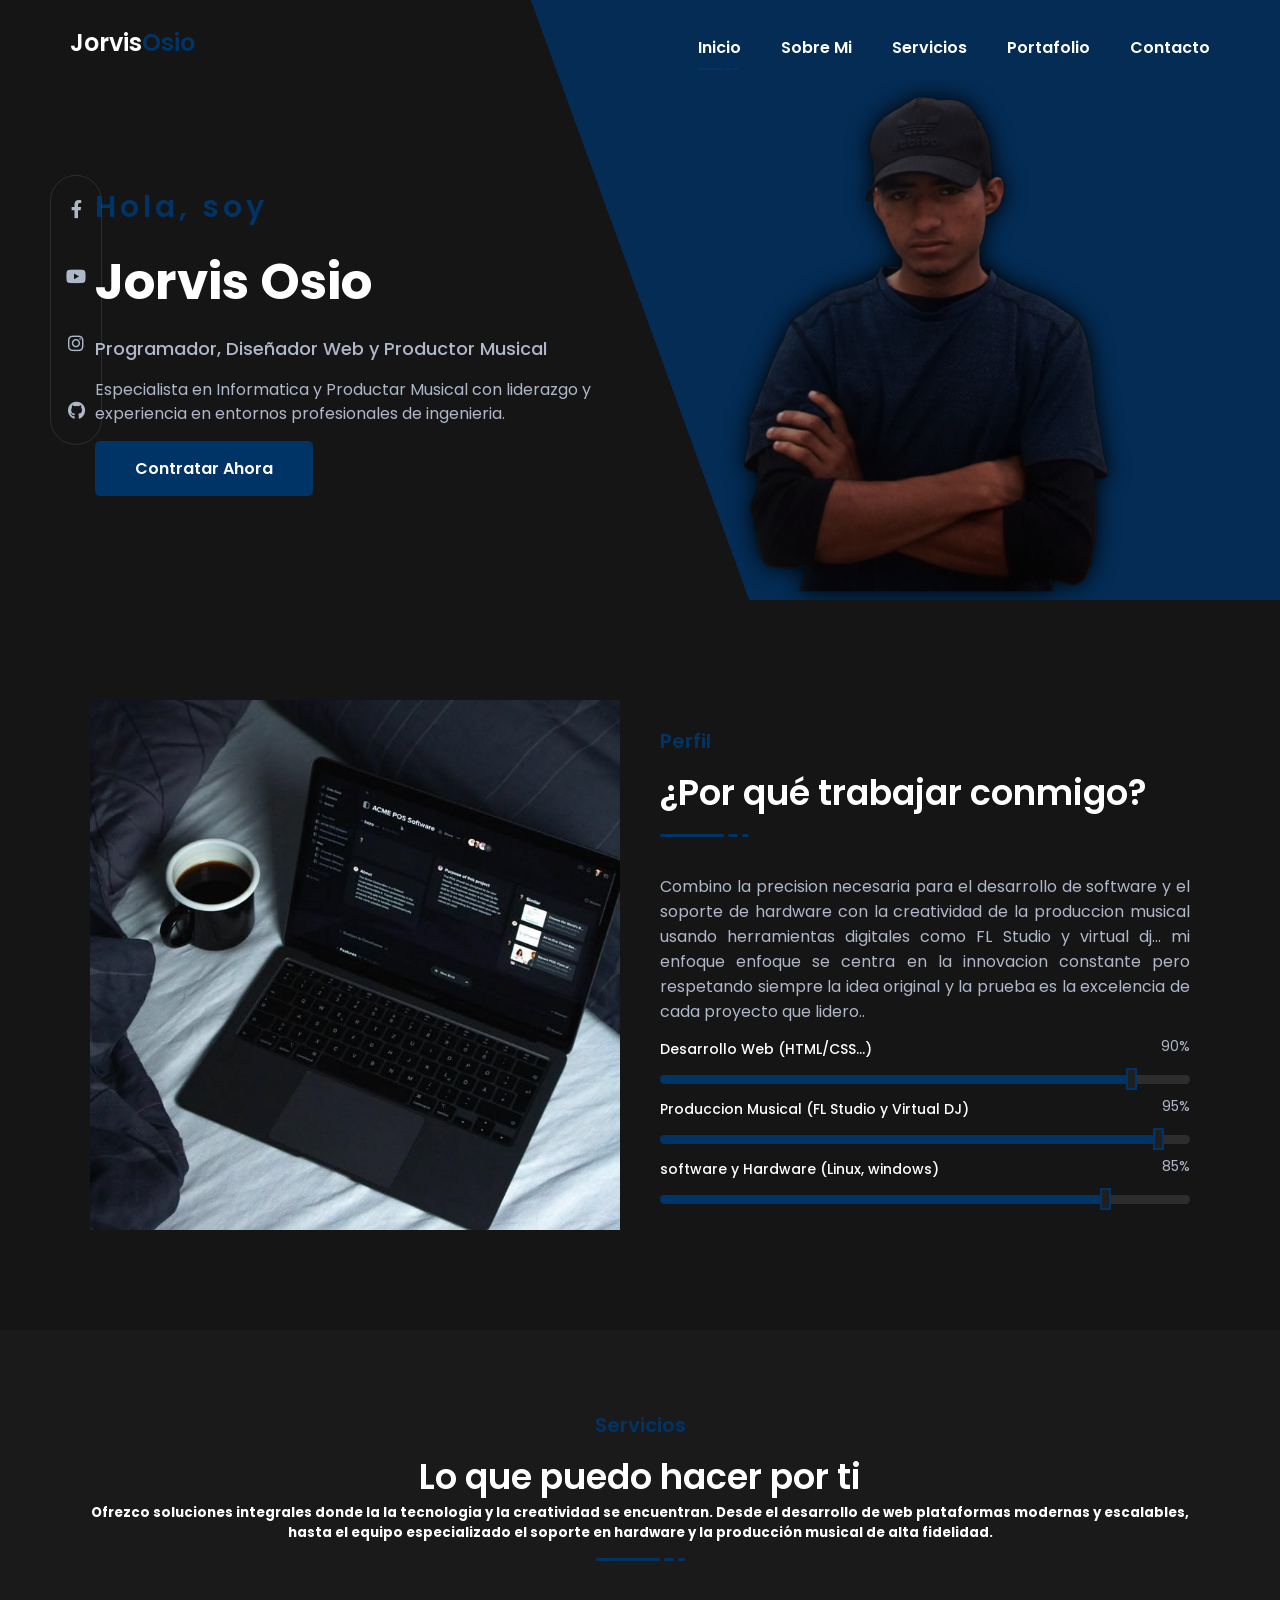
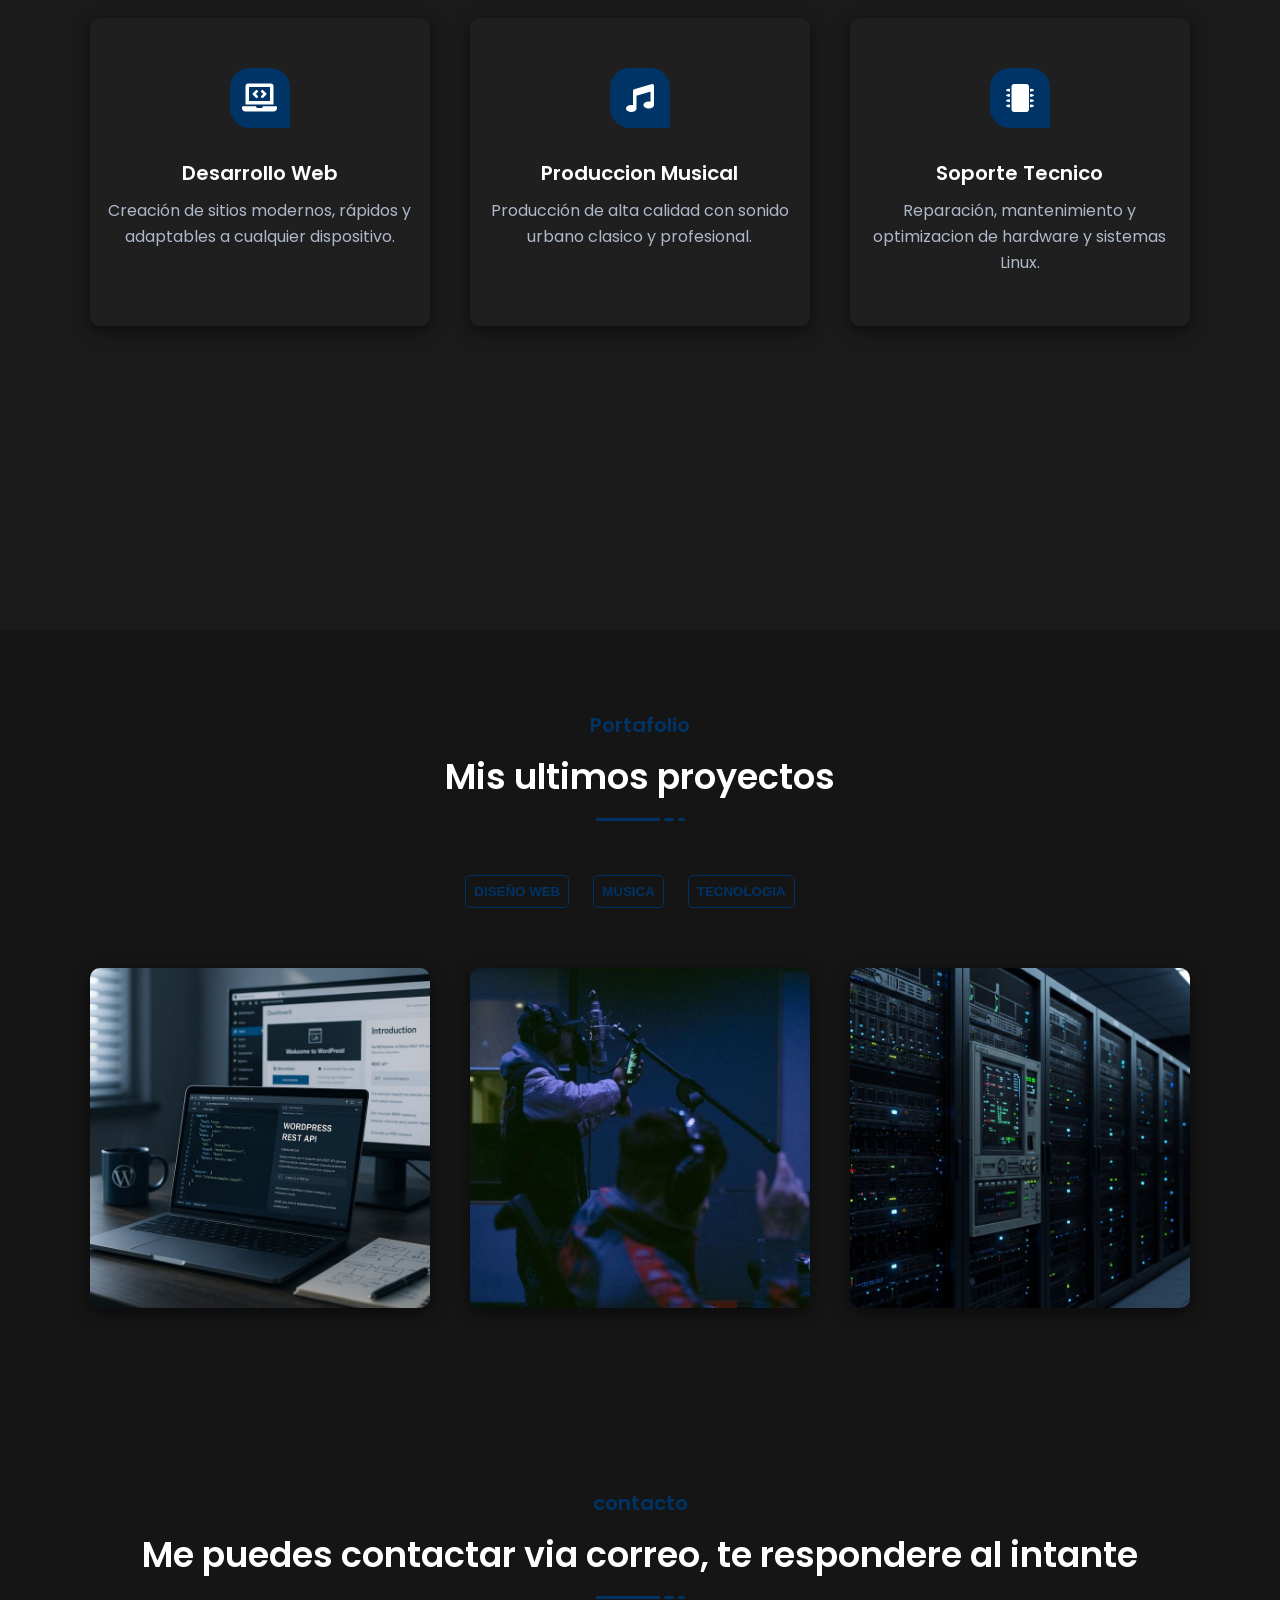
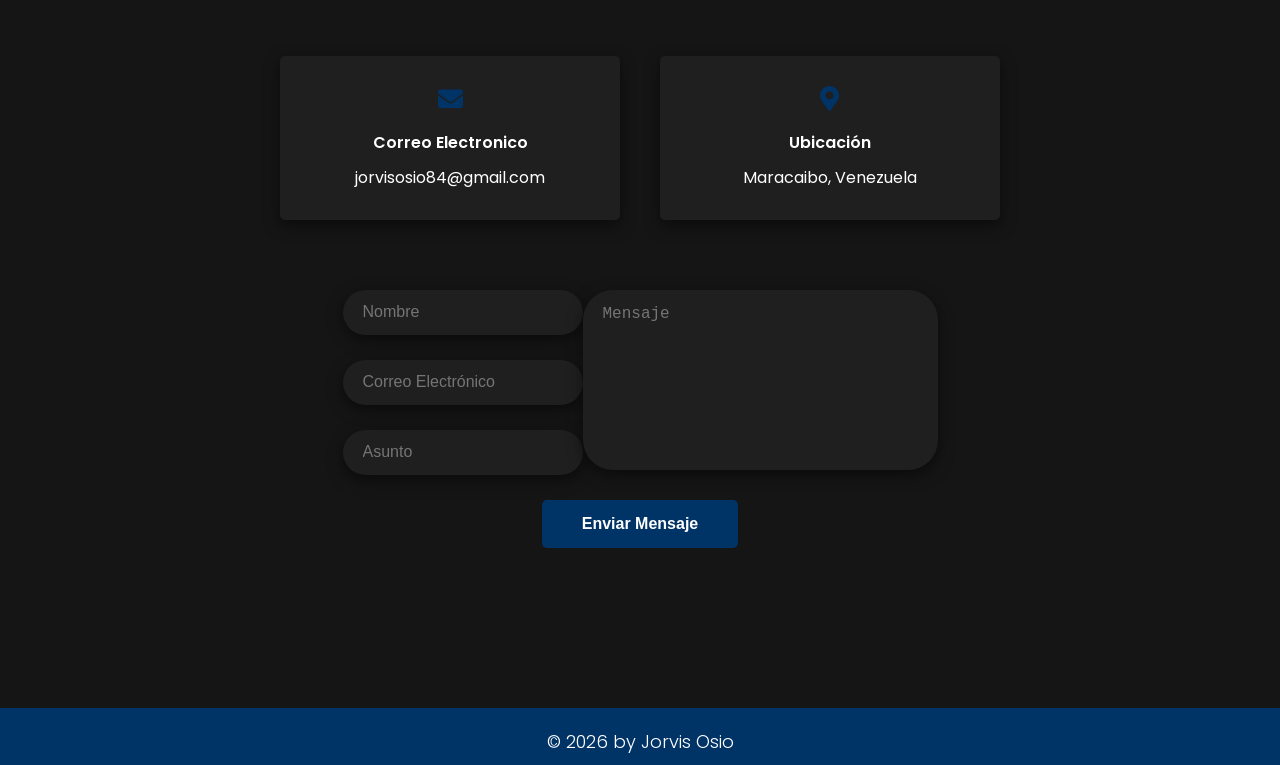
<file: Todas las actividades y examenes del curso de programacion/Portafolio/index.html>
<!DOCTYPE html>
<html lang="es">
<head>
    <meta charset="UTF-8">
    <meta http-equiv="X-UA-Compatible" content="IE=edge">
    <meta name="viewport" content="width=device-width, initial-scale=1.0">
    <title>Jorvis Osio | Portafolio Profesional</title>
    <link rel="stylesheet" href="https://cdnjs.cloudflare.com/ajax/libs/font-awesome/5.15.4/css/all.min.css">
    <link rel="stylesheet" href="css/style.css">
</head>
<body>
    <nav class="navbar">
        <div class="container">
            <div class="row justify-content-between">
                <div class="logo"><a href="index.html">Jorvis<span>Osio</span></a></div>
                <div class="links">
                    <ul class="menu">
                        <li class="nav-item"><a href="#home" class="nav-link active">Inicio <span></span></a></li>
                        <li class="nav-item"><a href="#about" class="nav-link">Sobre mi <span></span></a></li>
                        <li class="nav-item"><a href="#services" class="nav-link">Servicios <span></span></a></li>
                        <li class="nav-item"><a href="#portfolio" class="nav-link">Portafolio <span></span></a></li>
                        <li class="nav-item"><a href="#contact" class="nav-link">Contacto <span></span></a></li>
                    </ul>
                </div>
                <div class="menu-btn">
                    <i class="fas fa-bars"></i>
                </div>
            </div>
        </div>
    </nav>

    <section class="home-section" id="home">
        <ul class="header-social"> 
            <li><a href="https://www.facebook.com/jorvis.dj/"target="_blank" rel="noopener noreferrer"><i class="fab fa-facebook-f"></i></a></li>
            <li><a href="https://www.youtube.com/@NeonovaRecords"target="_blank" rel="noopener noreferrer"><i class="fab fa-youtube"></i></a></li>
            <li><a href="https://www.instagram.com/dj_jorvis/"target="_blank" rel="noopener noreferrer"><i class="fab fa-instagram"></i></a></li>
            <li><a href="https://github.com/jorvis707"target="_blank" rel="noopener noreferrer"><i class="fab fa-github"></i></a></li>
        </ul>
        <div class="container">
            <div class="row align-items-center">
                <div class="home-text">
                    <h4>Hola, soy</h4>
                    <h1>Jorvis Osio</h1>
                    <span>Programador, Diseñador Web y Productor Musical</span>
                    <p>
                        Especialista en Informatica y Productar Musical
                        con liderazgo y experiencia en entornos profesionales de ingenieria.
                    </p>
                
                    <a href="#contact" class="btn btn-1">Contratar ahora</a>
                </div>
                <div class="home-image">
                    <div class="img-box">
                        <img src="images/imagen1.png" alt="Jorvis Osio">
                    </div>
                </div>
            </div>
        </div>
        <div class="header-hero-shape"></div> 
    </section>

    <section class="about-section section-padding" id="about">
        <div class="container">
            <div class="row align-items-center justify-content-center">
                <div class="about-image">
                    <div class="img-box">
                        <img src="images/imagen2.png" alt="Sobre Jorvis Osio">
                        <div class="about-shape"></div>
                    </div>
                </div>
                <div class="about-content">
                    <div class="section-title">
                        <h5 class="sub-title">Perfil</h5>
                        <h3 class="main-title">¿Por qué trabajar conmigo?</h3>
                        <ul class="line">
                            <li></li>
                            <li></li>
                            <li></li>
                        </ul>
                    </div>
                    
                    <p>
                        Combino la precision necesaria para el desarrollo de software y el soporte de hardware
                        con la creatividad de la produccion musical usando herramientas digitales como FL Studio y virtual dj...
                        mi enfoque enfoque se centra en la innovacion constante pero respetando siempre la idea original
                        y la prueba es la excelencia de cada proyecto que lidero..</p>


                    <div class="about-skills">
                        <div class="skill-item">
                            <div class="skill-header">
                                <h6 class="skill-title">Desarrollo Web (HTML/CSS...)</h6>
                                <div class="skill-percentage">
                                    <p><span class="counter">90</span>%</p>
                                </div>
                            </div>
                            <div class="skill-bar">
                                <div class="bar-inner">
                                    <div class="bar progress-line" data-progress="90%"></div>
                                </div>
                            </div>
                        </div>
                        <div class="skill-item">
                            <div class="skill-header">
                                <h6 class="skill-title">Produccion Musical (FL Studio y Virtual DJ)</h6>
                                <div class="skill-percentage">
                                    <p><span class="counter">95</span>%</p>
                                </div>
                            </div>
                            <div class="skill-bar">
                                <div class="bar-inner">
                                    <div class="bar progress-line" data-progress="95%"></div>
                                </div>
                            </div>
                        </div>
                        <div class="skill-item">
                            <div class="skill-header">
                                <h6 class="skill-title">software y Hardware (Linux, windows)</h6>
                                <div class="skill-percentage">
                                    <p><span class="counter">85</span>%</p>
                                </div>
                            </div>
                            <div class="skill-bar">
                                <div class="bar-inner">
                                    <div class="bar progress-line" data-progress="85%"></div>
                                </div>
                            </div>
                        </div>
                    </div>
                </div>
            </div>
        </div>
    </section>

    <section class="service-section section-padding" id="services">
        <div class="container">
            <div class="row">
                <div class="section-title text-align">
                    <h5 class="sub-title">Servicios</h5>
                    <h3 class="main-title">Lo que puedo hacer por ti</h3>
                    <h5>

                        Ofrezco soluciones integrales donde la la tecnologia y la creatividad se encuentran. 
                        Desde el desarrollo de web plataformas modernas y escalables, hasta el equipo 
                        especializado el soporte en hardware y la producción musical de alta fidelidad.

                    </h5>
                    <ul class="line">
                        <li></li>
                        <li></li>
                        <li></li>
                    </ul>
                </div>
            </div>
            <div class="row">
                <div class="service-item">
                    <div class="service-item-inner">
                        <div class="icon"><i class="fas fa-laptop-code"></i></div>
                        <h3>Desarrollo Web</h3>
                        <p>Creación de sitios modernos, rápidos y adaptables a cualquier dispositivo.</p>
                    </div>
                </div>
                <div class="service-item">
                    <div class="service-item-inner">
                        <div class="icon"><i class="fas fa-music"></i></div>
                        <h3>Produccion Musical</h3>
                        <p>Producción de alta calidad con sonido urbano clasico y profesional.</p>
                    </div>
                </div>
                <div class="service-item">
                    <div class="service-item-inner">
                        <div class="icon"><i class="fas fa-microchip"></i></div>
                        <h3>Soporte Tecnico</h3>
                        <p>Reparación, mantenimiento y optimizacion de hardware y sistemas Linux.</p>
                    </div>
                </div>
            </div>
        </div>
    </section>

    <section class="portfolio section-padding" id="portfolio">
        <div class="container">
            <div class="row">
                <div class="section-title text-align">
                    <h5 class="sub-title">Portafolio</h5>
                    <h3 class="main-title">Mis ultimos proyectos</h3>
                    <ul class="line">
                        <li></li>
                        <li></li>
                        <li></li>
                    </ul>
                </div>
            </div>
            <div class="row">
                <div class="portfolio-filter">

                    <button type="button" data-filter="web-design">Diseño Web</button>
                    <button type="button" data-filter="music">Musica</button>
                    <button type="button" data-filter="tech">Tecnologia</button>
                </div>
            </div>
            <div class="row">
                <div class="portfolio-item" data-category="web-design">
                    <div class="portfolio-item-inner">
                        <div class="portfolio-img">
                            <img src="images/imagen5.png" alt="Diseño Web">
                        </div>
                        <div class="portfolio-info">
                            <h4>Desarrollo Web</h4>
                            <h5>Uso HTML y CSS como bases para
                                crear y deseñar pajinas wed 
                                implementando java scrip, python
                                y otros lenguajes de programacion.
                            </h5>
                            <div class="icon"><i class="fa fa-search"></i></div>
                        </div>
                    </div>
                </div>

                <div class="portfolio-item" data-category="music">
                    <div class="portfolio-item-inner">
                        <div class="portfolio-img">
                            <img src="images/imagen4.png" alt="Producción Musical">
                        </div>
                        <div class="portfolio-info">
                            <h4>Musica</h4>
                            <h5>com mas de 3 años de experiencia
                                en produccion musical y Deejeying
                                usando software como fl studio y 
                                virtual dj.
                            </h5>
                            <div class="icon"><i class="fa fa-search"></i></div>
                        </div>
                    </div>
                </div>

                <div class="portfolio-item" data-category="tech">
                    <div class="portfolio-item-inner">
                        <div class="portfolio-img">
                            <img src="images/imagen3.png" alt="Proyecto Tecnológico">
                        </div>
                        <div class="portfolio-info">
                            <h4>Tecnologia</h4>
                            <h5>Experiencia laboral en mantenimiento
                                desde conputadoras combencionales
                                con windows y linux hasta servidores
                                de sistemas scada y control de trafico.
                            </h5>
                            <div class="icon"><i class="fa fa-search"></i></div>
                        </div>
                    </div>
                </div>
            </div>
        </div>
    </section>

    <section class="contact-section section-padding" id="contact">
        <div class="container">
            <div class="row">
                <div class="section-title text-align">
                    <h5 class="sub-title">contacto</h5>
                    <h3 class="main-title">
                        Me puedes contactar via correo, 
                        te respondere al intante</h3>
                    <ul class="line">
                        <li></li>
                        <li></li>
                        <li></li>
                    </ul>
                </div>
            </div>
            <div class="row">
                <div class="contact-item">
                    <div class="contact-item-inner">
                        <i class="fas fa-envelope"></i>
                        <span>Correo Electronico</span>
                        <p>jorvisosio84@gmail.com</p>
                    </div>
                </div>
                <div class="contact-item">
                    <div class="contact-item-inner">
                        <i class="fas fa-map-marker-alt"></i>
                        <span>Ubicación</span>
                        <p>Maracaibo, Venezuela</p>
                    </div>
                </div>
            </div>
            <div class="row">
                <div class="contact-form">
                    <form action="">
                        <div class="row">
                            <div class="w-50">
                                <div class="input-group">
                                    <input type="text" placeholder="Nombre" class="input-control">
                                </div>
                                <div class="input-group">
                                    <input type="email" placeholder="Correo Electrónico" class="input-control">
                                </div>
                                <div class="input-group">
                                    <input type="text" placeholder="Asunto" class="input-control">
                                </div>
                            </div>
                            <div class="w-50">
                                <div class="input-group">
                                    <textarea class="input-control" placeholder="Mensaje" cols="30" rows="10"></textarea>
                                </div>
                            </div>
                        </div>
                        <div class="row">
                            <div class="submit-btn">
                                <button type="submit" class="btn-1">Enviar Mensaje</button>
                            </div>
                        </div>
                    </form>
                </div>
            </div>
        </div>
    </section>

    <footer class="footer">
        <div class="container">
            <div class="row justify-content-center">
                <p class="copyright-text">&copy; 2026 by Jorvis Osio</p>
            </div>
        </div>
    </footer>

    <script src="js/main.js"></script>
</body>
</html>
</file>
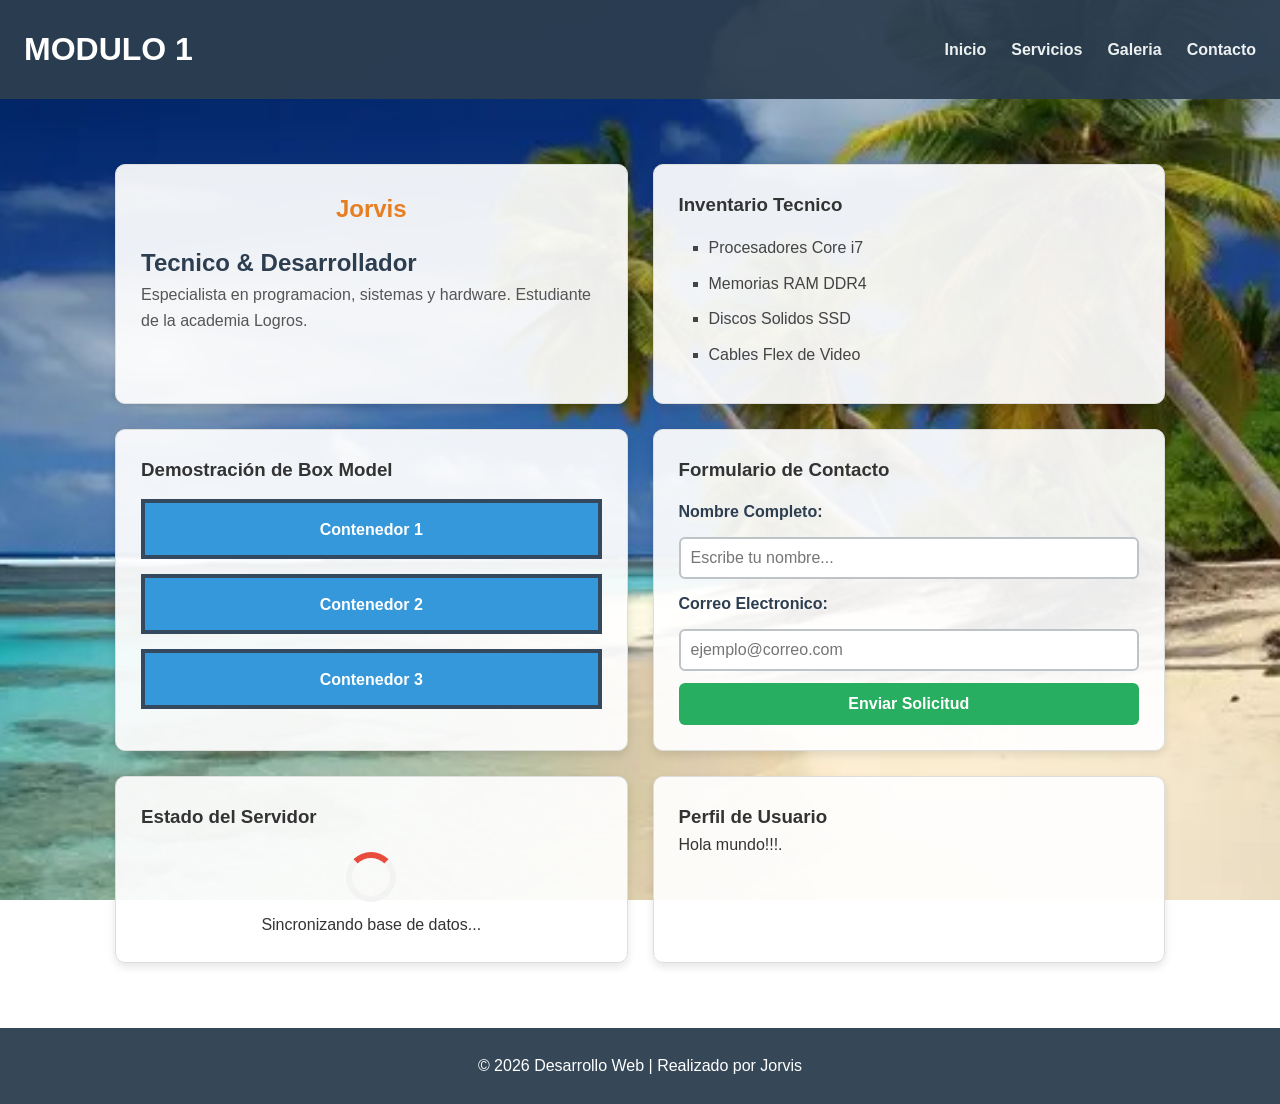
<file: Todas las actividades y examenes del curso de programacion/Modulo 1 HTML y CSS/1-Estructura Basica (Biografia).html>
<!DOCTYPE html>
<html lang="es">
<head>
    <meta charset="UTF-8">
    <meta name="viewport" content="width=device-width, initial-scale=1.0">
    <title>Examen Final Módulo 1 - HTML & CSS</title>
    <link rel="stylesheet" href="1-Estructura Basica (Biografia).css">
</head>
<body>

    <header class="main-header">
        <div class="logo">
            <h1>MODULO 1</h1>
        </div>
        <nav>
            <ul class="nav-flex">
                <li><a href="###################">Inicio</a></li>
                <li><a href="###################">Servicios</a></li>
                <li><a href="####################">Galeria</a></li>
                <li><a href="#####################">Contacto</a></li>
            </ul>
        </nav>
    </header>

    <main class="grid-container">
        
        <section class="card bio">
            <h1>Jorvis</h1>
            <h2>Tecnico & Desarrollador</h2>
            <p>Especialista en programacion, sistemas y hardware. Estudiante de la academia Logros.</p>
        </section>

        <section class="card">
            <h3>Inventario Tecnico</h3>
            <ul class="lista-custom">
                <li>Procesadores Core i7</li>
                <li>Memorias RAM DDR4</li>
                <li>Discos Solidos SSD</li>
                <li>Cables Flex de Video</li>
            </ul>
        </section>

        <section class="card">
            <h3>Demostración de Box Model</h3>
            <div class="contenedor-cajas">
                <div class="caja-demo">Contenedor 1</div>
                <div class="caja-demo">Contenedor 2</div>
                <div class="caja-demo">Contenedor 3</div>
            </div>
        </section>

        <section class="card">
            <h3>Formulario de Contacto</h3>
            <form class="formulario">
                <label for="nombre">Nombre Completo:</label>
                <input type="text" id="nombre" name="nombre" placeholder="Escribe tu nombre..." required>
                
                <label for="email">Correo Electronico:</label>
                <input type="email" id="email" name="email" placeholder="ejemplo@correo.com" required>
                
                <button type="submit" class="btn-submit">Enviar Solicitud</button>
            </form>
        </section>

        <section class="card">
            <h3>Estado del Servidor</h3>
            <div class="loader-container">
                <div class="loader"></div>
                <p>Sincronizando base de datos...</p>
            </div>
        </section>

        <section class="card profile-card">
            <h3>Perfil de Usuario</h3>
            <p>Hola mundo!!!.</p>
        </section>

    </main>

    <footer class="main-footer">
        <p>&copy; 2026 Desarrollo Web | Realizado por Jorvis</p>
    </footer>

</body>
</html>
</file>
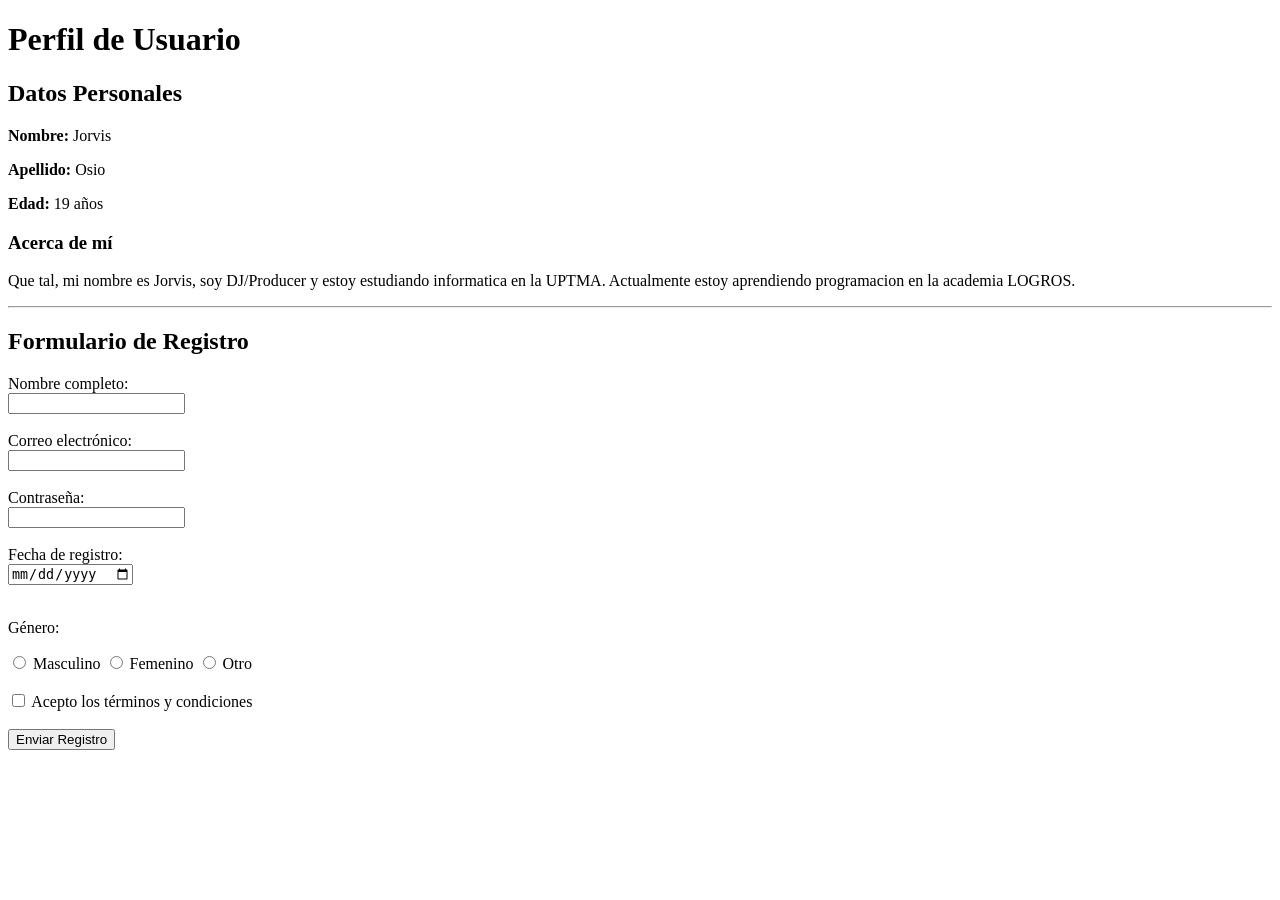
<file: Todas las actividades y examenes del curso de programacion/Actividades del salon/Ejercicio html/Actividad01.html>
<!DOCTYPE html>
<html lang="es">
<head>
    <meta charset="UTF-8">
    <title>Perfil y Registro - Jorvis Osio</title>
</head>
<body>

    <header>
        <h1>Perfil de Usuario</h1>
    </header>

    <section>
        <h2>Datos Personales</h2>
        <p><b>Nombre:</b> Jorvis</p>
        <p><b>Apellido:</b> Osio</p>
        <p><b>Edad:</b> 19 años</p>
        
        <h3>Acerca de mí</h3>
        <p>
            Que tal, mi nombre es Jorvis, soy DJ/Producer y estoy estudiando informatica en la UPTMA. 
            Actualmente estoy aprendiendo programacion en la academia LOGROS.
        </p>
    </section>

    <hr>

    <section>
        <h2>Formulario de Registro</h2>
        <form action="#" method="post">
            
            <label for="nombre">Nombre completo:</label><br>
            <input type="text" id="nombre" name="nombre" required><br><br>

            <label for="correo">Correo electrónico:</label><br>
            <input type="email" id="correo" name="correo" required><br><br>

            <label for="password">Contraseña:</label><br>
            <input type="password" id="password" name="password" required><br><br>

            <label for="fecha">Fecha de registro:</label><br>
            <input type="date" id="fecha" name="fecha"><br><br>

            <p>Género:</p>
            <input type="radio" id="masculino" name="genero" value="masculino">
            <label for="masculino">Masculino</label>
            <input type="radio" id="femenino" name="genero" value="femenino">
            <label for="femenino">Femenino</label>
            <input type="radio" id="otro" name="genero" value="otro">
            <label for="otro">Otro</label><br><br>

            <input type="checkbox" id="terminos" name="terminos" required>
            <label for="terminos">Acepto los términos y condiciones</label><br><br>

            <button type="submit">Enviar Registro</button>
        </form>
    </section>

</body>
</html>
</file>
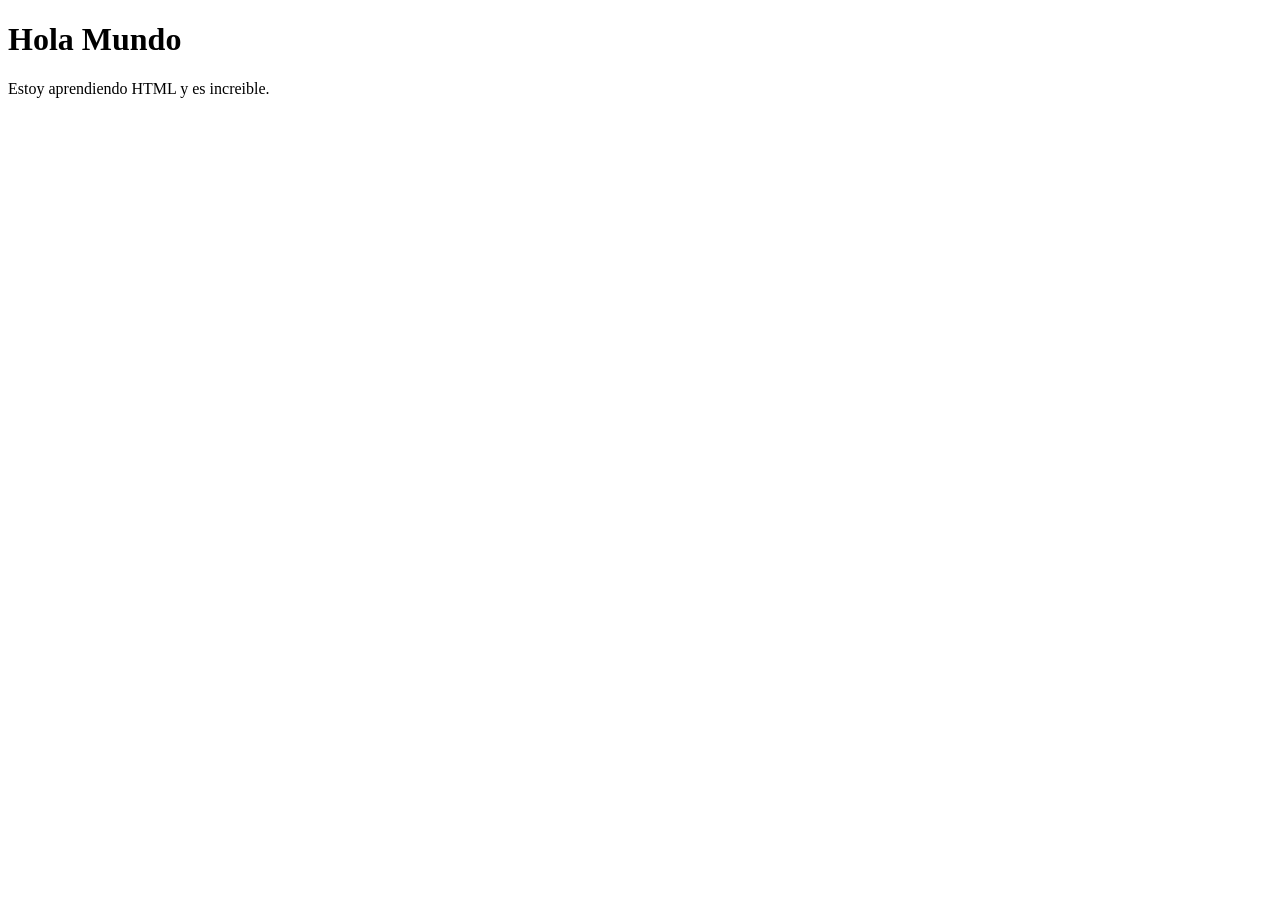
<file: Todas las actividades y examenes del curso de programacion/Actividades del salon/Ejercicio html/ejercicio1.html>
<!DOCTYPE html>
<html lang="es">
<head>

    <title>Mi primer ejercicio</title>

</head>
<body>
 
    <h1>Hola Mundo</h1>
    <p>Estoy aprendiendo HTML y es increible.</p>
 
</body>
</html>
</file>
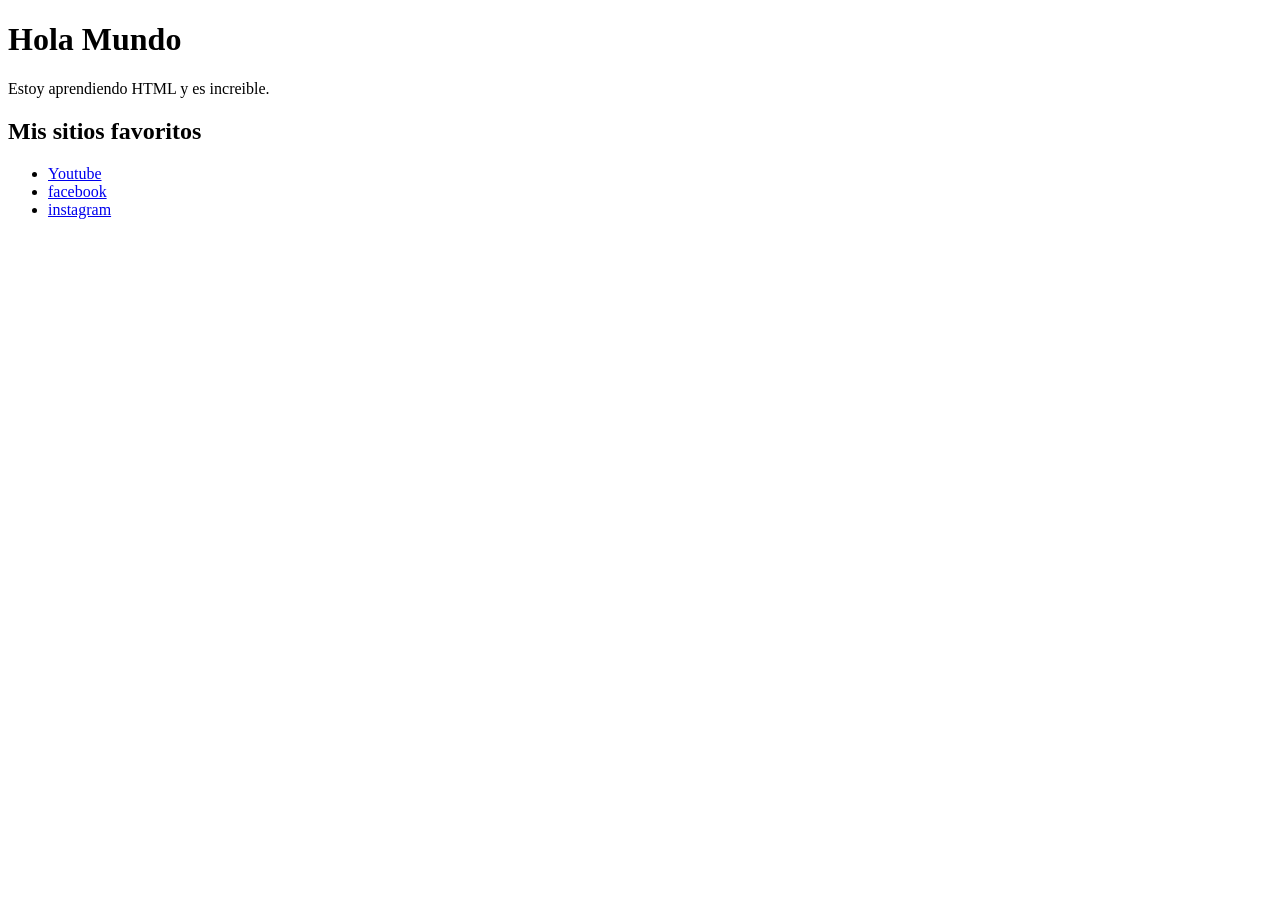
<file: Todas las actividades y examenes del curso de programacion/Actividades del salon/Ejercicio html/ejercicio2.html>
<!DOCTYPE html>
<html lang="es">
<head>

    <title>Mi primer ejercicio</title>

</head>
<body>
 
    <h1>Hola Mundo</h1>
    <p>Estoy aprendiendo HTML y es increible.</p>

    <h2>Mis sitios favoritos</h2>
    <ul>

        <li><a href="#">Youtube</a></li>
        <li><a href="#">facebook</a></li>
        <li><a href="#">instagram</a></li>

    </ul>
 
</body>
</html>
</file>
<file: Todas las actividades y examenes del curso de programacion/Portafolio/css/style.css>
/* ==========================================================================
   1.FUENTES Y VARIABLES (MODO OSCURO)
   ========================================================================== */
@import url('https://fonts.googleapis.com/css2?family=Poppins:wght@300;400;500;600;700&display=swap');

:root {
    --main-color:#003366;           /* Azul Marino */
    --shadow-black-100:0 5px 15px rgba(0,0,0,0.5);
    --black-900:#ffffff;            /* Texto blanco */
    --black-400:#aeb8c9;            /* Texto gris claro */
    --black-100:#151515;            /* Fondo oscuro principal */
    --white:#1f1f1f;                /* Fondo de tarjetas */
    --black-alpha-100:rgba(255,255,255,.05);
}

/* ==========================================================================
   2. ESTILOS GLOBALES
   ========================================================================== */
html {
    scroll-behavior: smooth;
}

body {
    font-family: 'Poppins', sans-serif;
    font-size: 16px;
    font-weight: normal;
    overflow-x: hidden;
    background-color: var(--black-100);
    color: var(--black-900);
}

* {
    margin: 0;
    padding: 0;
    box-sizing: border-box;
    text-decoration: none;
}

ul {
    list-style: none;
}

img {
    vertical-align: middle;
}

.container {
    max-width: 1140px;
    margin: auto;
}

.row {
    display: flex;
    flex-wrap: wrap;
}

/* Alineaciones Flexbox */
.justify-content-center { justify-content: center; }
.justify-content-between { justify-content: space-between; }
.align-items-center { align-items: center; }

/* Botones Principales */
.btn-1 {
    background-color: var(--main-color);
    padding: 15px 40px;
    border: none;
    color: #ffffff;
    border-radius: 5px;
    font-size: 16px;
    text-transform: capitalize;
    font-weight: 600;
    transition: all 0.3s ease-out;
}

.btn-1:hover {
    color: #ffffff;
    background-color: rgba(0, 51, 102, 0.8);
}

.btn-2 {
    background-color: transparent;
    padding: 15px 40px;
    border: 1px solid var(--main-color);
    color: var(--main-color);
    border-radius: 5px;
    font-size: 16px;
    text-transform: capitalize;
    font-weight: 600;
    transition: all 0.3s ease-out;
}

.btn-2:hover {
    color: #ffffff;
    background-color: var(--main-color);
}

/* Títulos de Sección */
.section-padding { padding: 80px 0; }
.text-align { text-align: center; }

.section-title {
    flex: 0 0 100%;
    max-width: 100%;
    margin-bottom: 30px;
}

.section-title .sub-title {
    font-size: 20px;
    font-weight: 600;
    color: var(--main-color);
}

.section-title .main-title {
    font-size: 35px;
    font-weight: 600;
    margin-top: 10px;
    color: var(--black-900);
}

/* Líneas Decorativas bajo Títulos */
.section-title .line { padding-top: 0px; }
.section-title .line li {
    display: inline-block;
    background-color: var(--main-color);
    border-radius: 50px;
    height: 3px;
}
.section-title .line li:nth-of-type(1) { width: 64px; }
.section-title .line li:nth-of-type(2) { width: 10px; }
.section-title .line li:nth-of-type(3) { width: 7px; }

/* ==========================================================================
   3. BARRA DE NAVEGACION
   ========================================================================== */
.navbar {
    position: fixed;
    z-index: 999;
    width: 100%;
    padding: 25px;
    transition: all 0.5s ease;
}

.navbar.sticky {
    padding: 12px 25px;
    background-color: var(--white);
    box-shadow: var(--shadow-black-100);
}

.navbar .logo a {
    font-size: 24px;
    color: var(--black-900);
    font-weight: 600;
    text-transform: capitalize;
}

.navbar .logo a span { color: var(--main-color); }

.navbar .menu .nav-item {
    display: inline-block;
    position: relative;
    margin-left: 36px;
}

.navbar .menu .nav-item .nav-link {
    color: #ffffff;
    font-size: 16px;
    font-weight: 600;
    display: block;
    text-transform: capitalize;
    padding: 10px 0;
}

.navbar.sticky .menu .nav-item .nav-link { color: #ffffff; }
.navbar.sticky .menu .nav-item .nav-link:hover { color: var(--main-color); }

/* Animacion de subrayado en links */
.navbar .nav-item .nav-link span {
    width: 0;
    height: 2px;
    background-color: var(--main-color);
    position: absolute;
    left: 0;
    bottom: 0;
    border-radius: 50px;
    opacity: 0;
    visibility: hidden;
    transition: all 0.3s ease-out 0s;
}

.navbar .nav-item .nav-link span::before {
    position: absolute;
    content: '';
    width: 0;
    height: 2px;
    background-color: var(--main-color);
    left: 110%;
}

.navbar .nav-item .nav-link span::after {
    position: absolute;
    content: '';
    width: 0;
    height: 2px;
    background-color: var(--main-color);
    left: 140%;
}

.navbar.sticky .nav-item a span,
.navbar.sticky .nav-item a span::before,
.navbar.sticky .nav-item a span::after {
    background-color: var(--main-color);
}

.navbar .nav-item > .nav-link.active span,
.navbar .nav-item:hover > .nav-link span {
    opacity: 1;
    visibility: visible;
    width: 60%;
}

.navbar .nav-item > .nav-link.active span::before,
.navbar .nav-item:hover > .nav-link span::before { width: 20%; }

.navbar .nav-item > .nav-link.active span::after,
.navbar .nav-item:hover > .nav-link span::after { width: 15%; }

.menu-btn {
    background-color: var(--main-color);
    height: 34px;
    width: 44px;
    box-shadow: var(--shadow-black-100);
    padding: 0;
    border-radius: 5px;
    line-height: 34px;
    text-align: center;
    color: #ffffff;
    font-size: 17px;
    display: none;
}

.navbar.sticky .menu-btn {
    color: #ffffff;
    background-color: var(--main-color);
}

/* ==========================================================================
   4. SECCION DE INICIO
   ========================================================================== */
.home-section {
    position: relative;
    background-color: var(--black-100);
    z-index: 1;
    overflow-x: hidden;
    padding-top: 80px;
}

/* Redes Sociales Laterales */
.header-social {
    position: absolute;
    top: 53%;
    left: 50px;
    transform: translateY(-53%);
    border: 1px solid rgba(255,255,255,0.1);
    border-radius: 50px;
}

.header-social li a {
    font-size: 18px;
    display: block;
    text-align: center;
    padding: 20px 15px;
    color: var(--black-400);
    transition: all 0.3s ease-out 0s;
}

.header-social li a:hover { color: var(--main-color); }

.home-section .home-text,
.home-section .home-image {
    flex: 0 0 50%;
    max-width: 50%;
    padding: 0 25px;
}

.home-section .home-text h4 {
    font-size: 30px;
    font-weight: 600;
    letter-spacing: 4px;
    color: var(--main-color);
}

.home-section .home-text h1 {
    font-size: 50px;
    font-weight: 700;
    margin-top: 15px;
    color: var(--black-900);
}

.home-section .home-text span {
    font-size: 18px;
    line-height: 28px;
    color: var(--black-400);
    font-weight: 500;
    display: block;
    margin-top: 15px;
}

.home-section .home-text p {
    font-size: 16px;
    color: var(--black-400);
    line-height: 24px;
    margin-top: 15px;
}

.home-section .home-text .btn {
    display: inline-block;
    margin-top: 15px;
}

.home-section .home-image .img-box img {
    position: relative;
    width: 100%;
    z-index: 789;
}

/* Forma geomretrica de fondo (Azul) */
.header-hero-shape {
    position: absolute;
    top: 0;
    right: 0;
    width: 50%;
    height: 100%;
}

.header-hero-shape::before {
    position: absolute;
    content: '';
    width: 1000%;
    height: 100%;
    background-color: var(--main-color);
    transform: skewX(20deg);
    top: 0;
    left: 0;
    opacity: 0.8;
}

/* ==========================================================================
   5. SECCION SOBRE MI
   ========================================================================== */
.about-section {
    background-color: var(--black-100);
}

.about-section .about-image,
.about-section .about-content {
    flex: 0 0 50%;
    max-width: 50%;
    padding: 20px;
}

.about-section .about-image .img-box { position: relative; }

.about-section .about-image .img-box img {
    max-width: 100%;
    width: 100%;
    z-index: 8;
}

/* Decoracion geometrica del About */
.about-section .about-image .img-box .about-shape {
    width: 404px;
    height: 525px;
    border-left: 15px solid var(--main-color);
    border-bottom: 15px solid var(--main-color);
    position: absolute;
    bottom: 0;
    left: 0;
    z-index: -1;
}

.about-section .about-image .img-box .about-shape::before {
    position: absolute;
    content: '';
    width: 15px;
    height: 85%;
    background-color: var(--main-color);
    bottom: 0;
    right: 0;
}

.about-section .about-image .img-box .about-shape::after {
    position: absolute;
    content: '';
    width: 104%;
    height: 15px;
    background-color: var(--main-color);
    top: 36px;
    right: -2px;
    transform: rotate(11deg);
    border-top-left-radius: 20px;
}

.about-section .about-content p {
    text-align: justify;
    color: var(--black-400);
}

/* Barras de Habilidades (Skills) */
.skill-item .skill-header { position: relative; }

.skill-item .skill-header .skill-title {
    font-size: 14px;
    font-weight: 500;
    margin-top: 15px;
    color: var(--black-900);
}

.skill-item .skill-header .skill-percentage {
    position: absolute;
    top: -3px;
    right: 0;
}

.skill-item .skill-header .skill-percentage p {
    font-size: 14px;
    font-weight: 400;
    color: var(--black-400);
}

.skill-item .skill-bar { margin-top: 15px; }

.skill-item .skill-bar .bar-inner {
    width: 100%;
    height: 9px;
    border-radius: 5px;
    background-color: rgba(255,255,255,0.1);
    position: relative;
}

.skill-item .skill-bar .bar-inner .progress-line {
    position: absolute;
    top: 0;
    left: 0;
    height: 9px;
    border-radius: 5px;
    background-color: var(--main-color);
    width: 0%;
    transition:all 2s ease-out;
}

.skill-item .skill-bar .bar-inner .progress-line::before {
    position: absolute;
    content: '';
    width: 7px;
    height: 18px;
    background-color: var(--white);
    border: 2px solid var(--main-color);
    top: -7px;
    right: 0;
}

/* ==========================================================================
   6. SECCION DE SERVICIOS
   ========================================================================== */
.service-section {
    min-height: 100vh;
    background-color: #1a1a1a;
}

.service-section .service-item {
    flex: 0 0 33.33%;
    max-width: 33.33%;
    padding: 20px;
    display: flex;
    flex-wrap: wrap;
}

.service-section .service-item-inner {
    background-color: var(--white);
    box-shadow: var(--shadow-black-100);
    padding: 50px 15px;
    border-radius: 10px;
    width: 100%;
    text-align: center;
    transition: all 0.3s ease;
}

.service-section .service-item-inner:hover {
    background-color: var(--main-color);
}

.service-section .service-item-inner .icon {
    height: 60px;
    width: 60px;
    background-color: var(--main-color);
    margin: 0 auto 30px;
    text-align: center;
    font-size: 28px;
    color: #ffffff;
    border-radius: 20px;
    border-bottom-right-radius: 0;
    position: relative;
    z-index: 1;
    transition: all 0.3s ease;
}

.service-section .service-item-inner:hover .icon {
    background-color: #ffffff;
    color: var(--main-color);
    font-size: 24px;
}

.service-section .service-item-inner .icon i { line-height: 60px; }

.service-section .service-item-inner h3 {
    font-size: 20px;
    font-weight: 600;
    color: var(--black-900);
    margin: 0 0 10px;
    text-transform: capitalize;
    transition: all 0.3s ease;
}

.service-section .service-item-inner:hover h3 { color: #ffffff; }

.service-section .service-item-inner p {
    font-size: 16px;
    color: var(--black-400);
    margin: 0;
    line-height: 26px;
    transition: all 0.3s ease;
}

.service-section .service-item-inner:hover p { color: #f1f1f1; }

/* ==========================================================================
   7. SECCION PORTAFOLIO
   ========================================================================== */
.portfolio {
    background-color: var(--black-100);
}

.portfolio .portfolio-filter {
    flex: 0 0 100%;
    max-width: 100%;
    padding: 20px;
    text-align: center;
}

.portfolio .portfolio-filter button {
    text-transform: uppercase;
    margin-top: -20px;
    outline: none;
    border: 1px solid;
    border-color: var(--main-color);
    padding: 8px;
    font-weight: 600;
    border-radius: 5px;
    background-color: transparent;
    margin-right: 20px;
    color: var(--main-color);
    margin-bottom: 20px;
    transition: all 0.3s ease;
    cursor: pointer;
}

.portfolio .portfolio-filter button:hover,
.portfolio .portfolio-filter button.active {
    color: #ffffff;
    background-color: var(--main-color);
}

.portfolio .portfolio-item {
    flex: 0 0 33.33%;
    max-width: 33.33%;
    padding: 20px;
    display: flex;
    flex-wrap: wrap;
}

.portfolio .portfolio-item.show {
    display: block;
    animation:  showItem 0.5s ease;
}

@keyframes showItem {
    0% { transform: scale(0.8); opacity: 0; }
    100% { transform: scale(1); opacity: 1; }
}

.portfolio .portfolio-item-inner {
    width: 100%;
    overflow: hidden;
    border-radius: 10px;
    box-shadow: var(--shadow-black-100);
    cursor: pointer;
    position: relative;
    background-color: var(--white);
}

.portfolio .portfolio-item-inner .portfolio-img img {
    width: 100%;
    display: block;
}

/* Informacion del proyecto al pasar el mouse */
.portfolio .portfolio-item .portfolio-info {
    position: absolute;
    left: 0;
    top: 0;
    background-color: rgba(0,0,0,0.85);
    z-index: 1;
    height: 100%;
    width: 100%;
    padding: 30px;
    opacity: 0;
    transition: all 0.3s ease;
}

.portfolio .portfolio-item:hover .portfolio-info { opacity: 1; }

.portfolio .portfolio-item .portfolio-info h4 {
    font-size: 18px;
    font-weight: 700;
    color: var(--main-color);
    text-transform: capitalize;
    transform: translateX(-20px);
    transition: all 0.3s ease;
    opacity: 0;
}

.portfolio .portfolio-item:hover .portfolio-info h4 {
    transform: translateX(0px);
    opacity: 1;
}

.portfolio .portfolio-item .portfolio-info .icon {
    height: 40px;
    width: 40px;
    color: #ffffff;
    background-color: var(--main-color);
    text-align: center;
    border-radius: 50%;
    position: absolute;
    right: 30px;
    bottom: 30px;
    transform: translateX(20px);
    transition: all 0.3s ease;
    opacity: 0;
}

.portfolio .portfolio-item:hover .portfolio-info .icon {
    transform: translateX(0px);
    opacity: 1;
}

/* ==========================================================================
   8. LIGHTBOX (VISOR DE IMAGENES)
   ========================================================================== */
.lightbox {
    position: fixed;
    left: 0;
    top: 0;
    width: 100%;
    height: 100%;
    background-color: rgba(0,0,0,0.9);
    z-index: 1000;
    display: none;
    justify-content: center;
    align-items: center;
    cursor: zoom-out;
    padding: 30px;
}

.lightbox.open { display: flex; }

.lightbox .lightbox-content img {
    height: auto;
    width: auto;
    max-width: 100%;
    max-height: 500px;
    cursor: pointer;
    display: block;
    padding: 40px 0 30px;
}

@keyframes lightboxImage {
    0% { transform: scale(0.8); }
    100% { transform: scale(1); }
}

.lightbox .lightbox-content .lightbox-close {
    position: absolute;
    height: 40px;
    width: 40px;
    top: 0;
    right: 0;
    font-size: 32px;
    color: #ffffff;
    line-height: 40px;
    text-align: right;
}

/* ==========================================================================
   9. SECCION DE PLANES
   ========================================================================== */
.pricing {
    background-color: #1a1a1a;
}

.pricing-item {
    flex: 0 0 33.33%;
    max-width: 33.33%;
    padding: 20px;
    display: flex;
    flex-wrap: wrap;
}

.pricing-plan {
    background-color: var(--white);
    box-shadow: var(--shadow-black-100);
    border-radius: 10px;
    overflow: hidden;
    width: 100%;
}

.pricing-plan .pricing-header {
    padding: 20px 30px;
    border-bottom: 1px solid rgba(255,255,255,0.05);
    position: relative;
}

.pricing-plan .pricing-header h3 {
    font-size: 30px;
    color: var(--black-900);
    font-weight: 500;
}

.best-value {
    position: absolute;
    right: -35%;
    top: 50%;
    width: 100%;
    color: #ffffff;
    background-color: var(--main-color);
    transform: rotate(50deg);
    font-size: 20px;
    text-align: center;
    padding: 10px 0;
}

.pricing-plan .pricing-price {
    padding: 40px 30px;
    display: flex;
    line-height: 0.7;
}

.pricing-plan .pricing-price .price {
    font-size: 80px;
    font-weight: 700;
    color: var(--main-color);
}

.pricing-plan .pricing-body ul li {
    font-size: 16px;
    color: var(--black-400);
    padding: 10px 0 10px 30px;
    border-bottom: 1px solid var(--black-alpha-100);
}

.pricing-plan .pricing-body ul li i {
    color: var(--main-color);
    position: absolute;
    left: 0;
    top: 12px;
}

/* ==========================================================================
   10. SECCION DE CONTACTO
   ========================================================================== */

.contact-section {
    min-height: 100vh;
    background-color: var(--black-100);
}

/*Centra los cuadros horizontalmente */
.contact-section .row {
    justify-content: center; 
}

/*Define el ancho y permite que el contenido interno sea flexible */
.contact-section .contact-item {
    flex: 0 0 33.33%;
    max-width: 33.33%;
    padding: 20px;
    display: flex;
}

.contact-section .contact-item-inner {
    background-color: var(--white);
    padding: 30px 15px;
    text-align: center;
    box-shadow: var(--shadow-black-100);
    border-radius: 5px;
    width: 100%; /* Asegura que el cuadro use todo el espacio del item */
}

.contact-section .contact-item-inner i {
    font-size: 25px;
    color: var(--main-color);
}

.contact-section .contact-item-inner span {
    display: block;
    font-size: 16px;
    font-weight: 600;
    color: var(--black-900);
    margin: 15px 0 10px;
}

/* ==========================================================================
   ESTILOS DEL FORMULARIO DE CONTACTO
   ========================================================================== */

.contact-form {
    flex: 0 0 100%;
    max-width: 100%;
    margin-top: 50px;
}

.contact-section .input-group {
    margin: 0 0 25px;
    border-radius: 30px;
    background-color: var(--white);
    box-shadow: var(--shadow-black-100);
    overflow: hidden;
}

.contact-section .input-group .input-control {
    height: 45px;
    display: block;
    width: 100%;
    border: none;
    outline: none;
    background-color: transparent;
    font-size: 16px;
    padding: 0 20px;
    color: #ffffff;
}

/*Cuadro de mensaje mas grande */
.contact-section .input-group textarea.input-control {
    height: 180px; /* Tamaño aumentado para cubrir más area */
    padding-top: 15px;
    resize: none; /* Evita que el usuario lo deforme */
    border-radius: 20px;
}

.contact-section .input-group .input-control:focus {
    border: 1px solid var(--main-color);
}

/* Ajuste de responsividad para moviles */
@media(max-width: 767px) {
    .contact-section .contact-item {
        flex: 0 0 100%;
        max-width: 100%;
    }
}

/* ==========================================================================
   11. PIE DE PAGINA
   ========================================================================== */
footer {
    background-color: var(--main-color);
}

footer .copyright-text {
    padding: 10px 0;
    font-size: 18px;
    color: #ffffff;
    font-weight: 300;
    margin: 10px 0 0;
    text-align: center;
}

/* ==========================================================================
   12. RESPONSIVE (MEDIA QUERIES)
   ========================================================================== */
@media(max-width: 991px) {
    .navbar .menu {
        background-color: var(--white);
        box-shadow: 0 10px 27px rgba(0,0,0,0.5);
    }
    .navbar.sticky .menu {
        background-color: var(--white);
    }
}

/* ==========================================================================
   CONFIGURACION PARA (PC, TABLET Y TELEFONO)
   ========================================================================== */

/* 1. Ajustes para Tablets (Pantallas menores a 991px) */
@media(max-width: 991px) {
    .home-text h1 {
        font-size: 40px;
    }
    .w-50 {
        flex: 0 0 100%;
        max-width: 100%;
    }
    .contact-form .w-50 {
        padding: 0;
    }
}

/* 2. Ajustes para Telefonos (Pantallas menores a 767px) */
@media(max-width: 767px) {
    .contact-section .contact-item {
        flex: 0 0 100%;
        max-width: 100%;
        margin-bottom: 20px;
    }

    /* Esto hace que el formulario ocupe todo el ancho en el celular */
    .contact-form .w-50 {
        flex: 0 0 100%;
        max-width: 100%;
    }

    .home-text {
        text-align: center;
        margin-bottom: 40px;
    }

    .home-image {
        display: flex;
        justify-content: center;
    }

    /* Ajuste de los servicios para que no se amontonen */
    .service-item {
        flex: 0 0 100%;
        max-width: 100%;
        margin-bottom: 30px;
    }
}

/* 3. Ajustes para celulares muy pequeños (Menores a 575px) */
@media(max-width: 575px) {
    .section-title h3 {
        font-size: 25px;
    }
}
</file>
<file: Todas las actividades y examenes del curso de programacion/Modulo 1 HTML y CSS/1-Estructura Basica (Biografia).css>
* {
    margin: 0;
    padding: 0;
  
    box-sizing: border-box; 
}

body {
    font-family: 'Segoe UI', Tahoma, Geneva, Verdana, sans-serif;
    line-height: 1.6;
    color: #333;
    


    background-image: url('fondo.jpg'); 
    background-size: cover;
    background-position: center;
    background-attachment: fixed;
    background-repeat: no-repeat;
}



.main-header {

    background: rgba(44, 62, 80, 0.95); 
    color: white;
    padding: 1.5rem;
    display: flex;
    justify-content: space-between;
    align-items: center;
}

.nav-flex {
    display: flex;
    list-style: none;
    gap: 25px;
}


.nav-flex a {
    text-decoration: none;
    font-weight: bold;
    transition: color 0.3s;
}

.nav-flex a:link { color: #ecf0f1; }
.nav-flex a:visited { color: #bdc3c7; }
.nav-flex a:hover { color: #3498db; }
.nav-flex a:active { color: #e74c3c; }


.bio h1 {
    text-align: center;
    color: #e67e22;
    margin-bottom: 15px;
}

.bio h2 {
    color: #2c3e50;
    margin-top: 15px;
}

.bio p {
    color: #555;
}


.grid-container {
    display: grid;

    grid-template-columns: repeat(2, 1fr); 
    gap: 25px;
    padding: 25px;
    max-width: 1100px;
    margin: 40px auto;
}


.card {
    background: rgba(255, 255, 255, 0.92);
    padding: 25px;
    border-radius: 10px;
    box-shadow: 0 4px 8px rgba(0,0,0,0.1);
    border: 1px solid #ddd;
}



.lista-custom {
    list-style-type: square;
    margin-left: 30px;
    margin-top: 15px;
}

.lista-custom li {
    margin-bottom: 10px;
    color: #444;
}


.contenedor-cajas {
    margin-top: 15px;
}

.caja-demo {

    width: 100%; 
    height: 60px;
    padding: 15px;
    border: 4px solid #34495e;
    margin-bottom: 15px;
    background: #3498db;
    color: white;
    font-weight: bold;
    display: flex;
    align-items: center;
    justify-content: center;
    text-align: center;
}


.formulario {
    display: flex;
    flex-direction: column;
    gap: 12px;
    margin-top: 15px;
}

.formulario label {
    font-weight: bold;
    color: #2c3e50;
}

.formulario input {
    padding: 10px;
    border: 2px solid #bdc3c7;
    border-radius: 6px;
    font-size: 16px;
}

.formulario input:focus {
    border-color: #3498db;
    outline: none;
}

.btn-submit {
    background: #27ae60;
    color: white;
    padding: 12px;
    border: none;
    border-radius: 6px;
    font-size: 16px;
    font-weight: bold;
    cursor: pointer;
    transition: background 0.3s;
}


.btn-submit:hover {
    background: #2ecc71;
}


.loader-container {
    text-align: center;
    margin-top: 20px;
}

.loader {
    width: 50px;
    height: 50px;
    border: 6px solid #f3f3f3;
    border-top: 6px solid #e74c3c;
    border-radius: 50%;
    animation: rotarInfinito 1.5s linear infinite; 
    margin: 10px auto;
}


@keyframes rotarInfinito {
    0% { transform: rotate(0deg); }
    100% { transform: rotate(360deg); }
}


@media (max-width: 600px) {

    .grid-container {
        grid-template-columns: 1fr; 
        padding: 15px;
    }
    

    .main-header {
        flex-direction: column;
        gap: 15px;
        text-align: center;
    }
    
    .nav-flex {
        flex-direction: column;
        gap: 10px;
    }
    

    .card {
        width: 100%; 
    }
}


.main-footer {
    text-align: center;
    padding: 25px;
    background: rgba(44, 62, 80, 0.95);
    color: white;
    margin-top: 40px;
}
</file>
